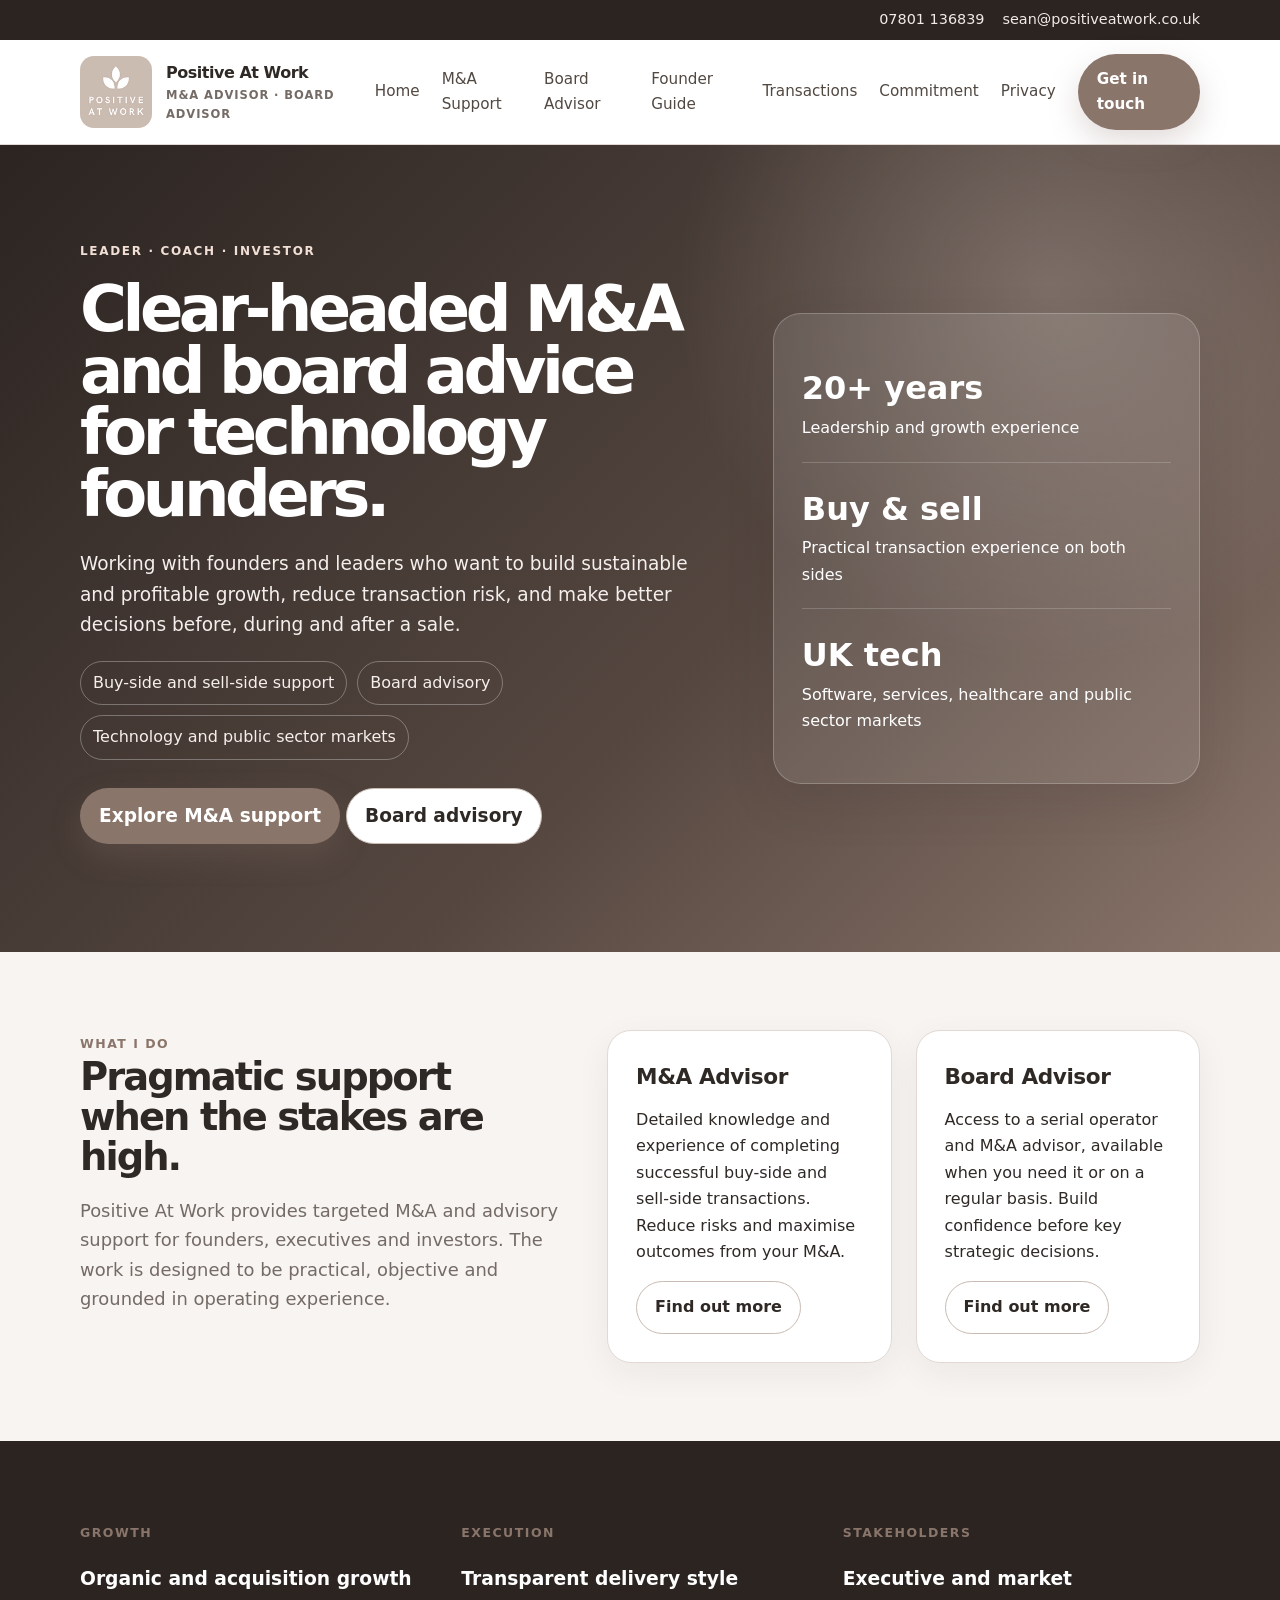
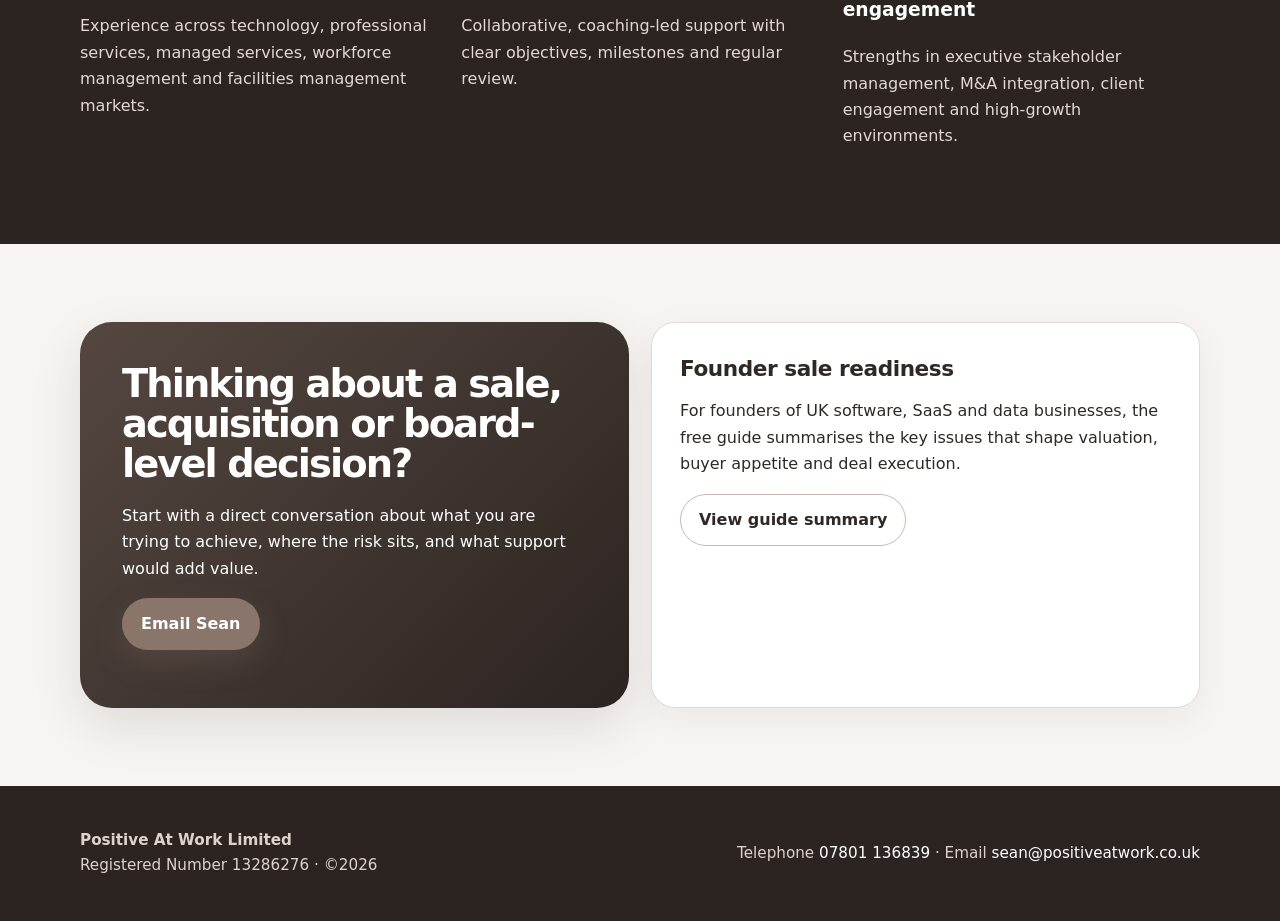
<file: index.html>
<!doctype html><html lang="en"><head><meta charset="utf-8"><meta name="viewport" content="width=device-width, initial-scale=1"><title>M&A Advisor | Positive At Work</title><meta name="description" content="Support for founders, buyers and sellers of UK technology businesses"><link rel="stylesheet" href="assets/styles.css"></head>
<!-- Google tag (gtag.js) -->
<script async src="https://www.googletagmanager.com/gtag/js?id=G-Q3WJ6NWTZ6"></script>
<script>
  window.dataLayer = window.dataLayer || [];
  function gtag(){dataLayer.push(arguments);}
  gtag('js', new Date());

  gtag('config', 'G-Q3WJ6NWTZ6');
</script>  
<body><div class="topbar"><div class="container"><span>07801 136839</span><span><a href="mailto:sean@positiveatwork.co.uk">sean@positiveatwork.co.uk</a></span></div></div><header class="site-header"><div class="container nav"><a class="brand" href="index.html"><span class="brand-mark">PAW</span><span>Positive At Work<small>M&A Advisor · Board Advisor</small></span></a><nav class="nav-links"><a href="index.html">Home</a><a href="ma-support.html">M&A Support</a><a href="board-advisor.html">Board Advisor</a><a href="founder-guide.html">Founder Guide</a><a href="transactions.html">Transactions</a><a href="commitment.html">Commitment</a><a href="privacy.html">Privacy</a><a class="btn btn-primary" href="mailto:sean@positiveatwork.co.uk?subject=Positive%20At%20Work%20enquiry">Get in touch</a></nav><a class="btn btn-secondary mobile-toggle" href="mailto:sean@positiveatwork.co.uk">Contact</a></div></header>
<section class="hero"><div class="container"><div><span class="eyebrow">Leader · Coach · Investor</span><h1>Clear-headed M&A and board advice for technology founders.</h1><p>Working with founders and leaders who want to build sustainable and profitable growth, reduce transaction risk, and make better decisions before, during and after a sale.</p><div class="pill-row"><span class="pill">Buy-side and sell-side support</span><span class="pill">Board advisory</span><span class="pill">Technology and public sector markets</span></div><p style="margin-top:28px"><a class="btn btn-primary" href="ma-support.html">Explore M&A support</a> <a class="btn btn-secondary" href="board-advisor.html">Board advisory</a></p></div><aside class="hero-card"><div class="metric"><strong>20+ years</strong>Leadership and growth experience</div><div class="metric"><strong>Buy & sell</strong>Practical transaction experience on both sides</div><div class="metric"><strong>UK tech</strong>Software, services, healthcare and public sector markets</div></aside></div></section>
<section class="section"><div class="container split"><div><span class="kicker">What I do</span><h2>Pragmatic support when the stakes are high.</h2><p class="lead">Positive At Work provides targeted M&A and advisory support for founders, executives and investors. The work is designed to be practical, objective and grounded in operating experience.</p></div><div class="grid grid-2"><article class="card"><h3>M&A Advisor</h3><p>Detailed knowledge and experience of completing successful buy-side and sell-side transactions. Reduce risks and maximise outcomes from your M&A.</p><a class="btn btn-secondary" href="ma-support.html">Find out more</a></article><article class="card"><h3>Board Advisor</h3><p>Access to a serial operator and M&A advisor, available when you need it or on a regular basis. Build confidence before key strategic decisions.</p><a class="btn btn-secondary" href="board-advisor.html">Find out more</a></article></div></div></section>
<section class="section band"><div class="container grid grid-3"><article><span class="kicker">Growth</span><h3>Organic and acquisition growth</h3><p>Experience across technology, professional services, managed services, workforce management and facilities management markets.</p></article><article><span class="kicker">Execution</span><h3>Transparent delivery style</h3><p>Collaborative, coaching-led support with clear objectives, milestones and regular review.</p></article><article><span class="kicker">Stakeholders</span><h3>Executive and market engagement</h3><p>Strengths in executive stakeholder management, M&A integration, client engagement and high-growth environments.</p></article></div></section>
<section class="section"><div class="container contact-panel"><div class="cta"><h2>Thinking about a sale, acquisition or board-level decision?</h2><p>Start with a direct conversation about what you are trying to achieve, where the risk sits, and what support would add value.</p><p><a class="btn btn-primary" href="mailto:sean@positiveatwork.co.uk?subject=Positive%20At%20Work%20introductory%20conversation">Email Sean</a></p></div><div class="card"><h3>Founder sale readiness</h3><p>For founders of UK software, SaaS and data businesses, the free guide summarises the key issues that shape valuation, buyer appetite and deal execution.</p><a class="btn btn-secondary" href="founder-guide.html">View guide summary</a></div></div></section>
<footer class="footer"><div class="container footer-grid"><div><strong>Positive At Work Limited</strong><br>Registered Number 13286276 · ©2026</div><div>Telephone <a href="tel:+447801136839">07801 136839</a> · Email <a href="mailto:sean@positiveatwork.co.uk">sean@positiveatwork.co.uk</a></div></div></footer><script src="assets/main.js"></script></body></html>
</file>
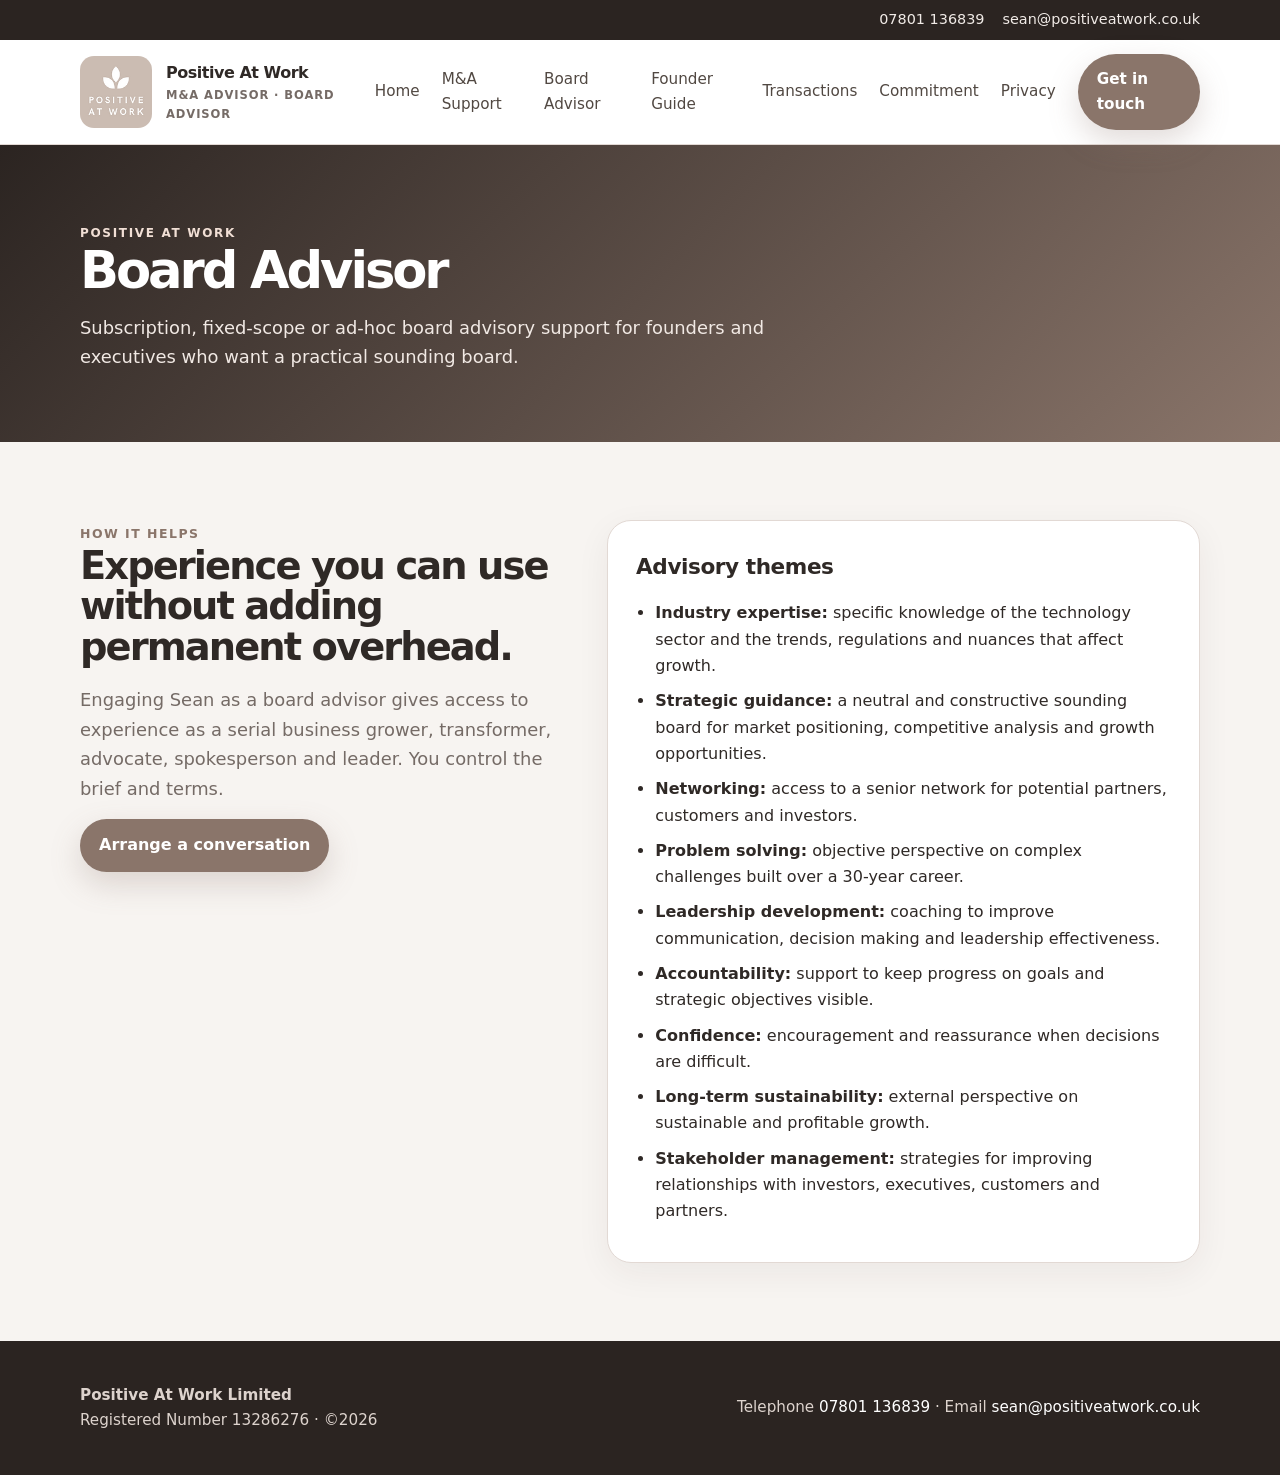
<file: board-advisor.html>
<!doctype html><html lang="en"><head><meta charset="utf-8"><meta name="viewport" content="width=device-width, initial-scale=1"><title>Board Advisor | Positive At Work</title><meta name="description" content="Positive At Work"><link rel="stylesheet" href="assets/styles.css"></head>
<!-- Google tag (gtag.js) -->
<script async src="https://www.googletagmanager.com/gtag/js?id=G-Q3WJ6NWTZ6"></script>
<script>
  window.dataLayer = window.dataLayer || [];
  function gtag(){dataLayer.push(arguments);}
  gtag('js', new Date());

  gtag('config', 'G-Q3WJ6NWTZ6');
</script>
<body><div class="topbar"><div class="container"><span>07801 136839</span><span><a href="mailto:sean@positiveatwork.co.uk">sean@positiveatwork.co.uk</a></span></div></div><header class="site-header"><div class="container nav"><a class="brand" href="index.html"><span class="brand-mark">PAW</span><span>Positive At Work<small>M&A Advisor · Board Advisor</small></span></a><nav class="nav-links"><a href="index.html">Home</a><a href="ma-support.html">M&A Support</a><a href="board-advisor.html">Board Advisor</a><a href="founder-guide.html">Founder Guide</a><a href="transactions.html">Transactions</a><a href="commitment.html">Commitment</a><a href="privacy.html">Privacy</a><a class="btn btn-primary" href="mailto:sean@positiveatwork.co.uk?subject=Positive%20At%20Work%20enquiry">Get in touch</a></nav><a class="btn btn-secondary mobile-toggle" href="mailto:sean@positiveatwork.co.uk">Contact</a></div></header><section class="page-hero"><div class="container"><span class="eyebrow">Positive At Work</span><h1>Board Advisor</h1><p>Subscription, fixed-scope or ad-hoc board advisory support for founders and executives who want a practical sounding board.</p></div></section>
<section class="section"><div class="container split"><div><span class="kicker">How it helps</span><h2>Experience you can use without adding permanent overhead.</h2><p class="lead">Engaging Sean as a board advisor gives access to experience as a serial business grower, transformer, advocate, spokesperson and leader. You control the brief and terms.</p><p><a class="btn btn-primary" href="mailto:sean@positiveatwork.co.uk?subject=Board%20advisor%20conversation">Arrange a conversation</a></p></div><div class="grid"><article class="card"><h3>Advisory themes</h3><ul><li><strong>Industry expertise:</strong> specific knowledge of the technology sector and the trends, regulations and nuances that affect growth.</li><li><strong>Strategic guidance:</strong> a neutral and constructive sounding board for market positioning, competitive analysis and growth opportunities.</li><li><strong>Networking:</strong> access to a senior network for potential partners, customers and investors.</li><li><strong>Problem solving:</strong> objective perspective on complex challenges built over a 30-year career.</li><li><strong>Leadership development:</strong> coaching to improve communication, decision making and leadership effectiveness.</li><li><strong>Accountability:</strong> support to keep progress on goals and strategic objectives visible.</li><li><strong>Confidence:</strong> encouragement and reassurance when decisions are difficult.</li><li><strong>Long-term sustainability:</strong> external perspective on sustainable and profitable growth.</li><li><strong>Stakeholder management:</strong> strategies for improving relationships with investors, executives, customers and partners.</li></ul></article></div></div></section>
<footer class="footer"><div class="container footer-grid"><div><strong>Positive At Work Limited</strong><br>Registered Number 13286276 · ©2026</div><div>Telephone <a href="tel:+447801136839">07801 136839</a> · Email <a href="mailto:sean@positiveatwork.co.uk">sean@positiveatwork.co.uk</a></div></div></footer><script src="assets/main.js"></script></body></html>
</file>
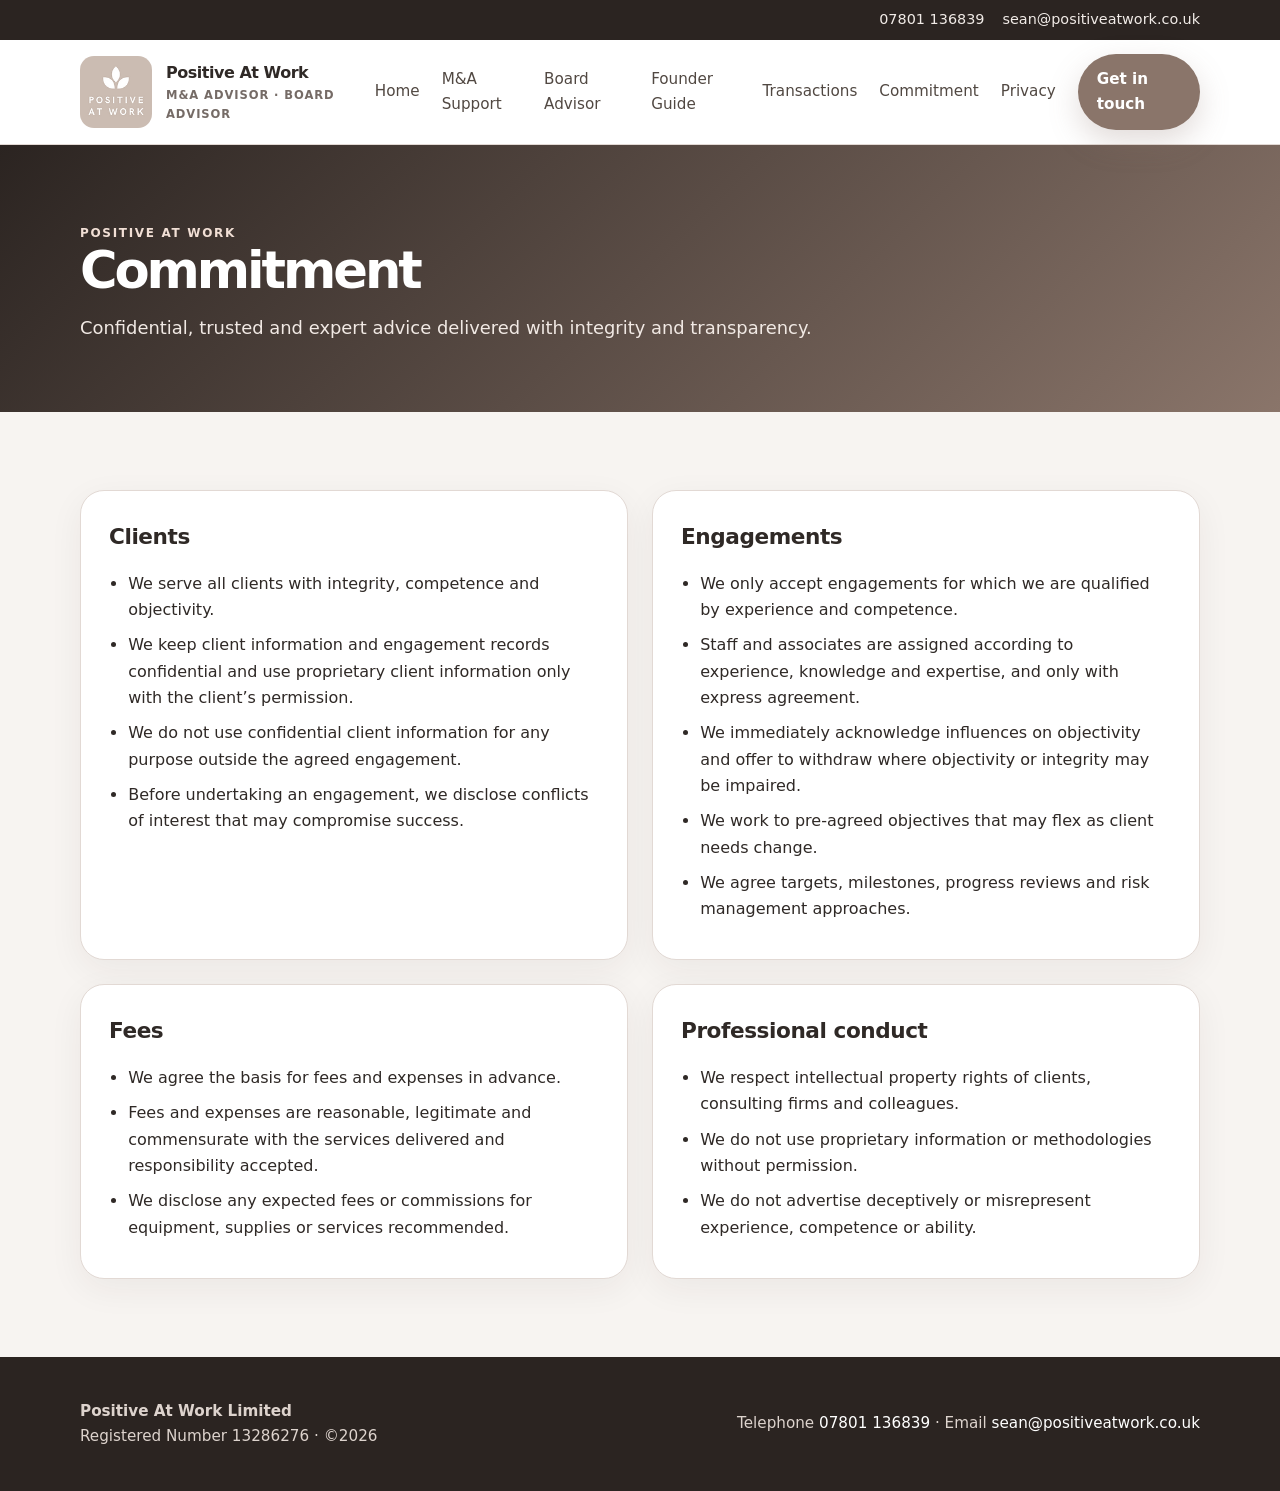
<file: commitment.html>
<!doctype html><html lang="en"><head><meta charset="utf-8"><meta name="viewport" content="width=device-width, initial-scale=1"><title>Commitment | Positive At Work</title><meta name="description" content="Positive At Work"><link rel="stylesheet" href="assets/styles.css"></head>
<!-- Google tag (gtag.js) -->
<script async src="https://www.googletagmanager.com/gtag/js?id=G-Q3WJ6NWTZ6"></script>
<script>
  window.dataLayer = window.dataLayer || [];
  function gtag(){dataLayer.push(arguments);}
  gtag('js', new Date());

  gtag('config', 'G-Q3WJ6NWTZ6');
</script>  
<body><div class="topbar"><div class="container"><span>07801 136839</span><span><a href="mailto:sean@positiveatwork.co.uk">sean@positiveatwork.co.uk</a></span></div></div><header class="site-header"><div class="container nav"><a class="brand" href="index.html"><span class="brand-mark">PAW</span><span>Positive At Work<small>M&A Advisor · Board Advisor</small></span></a><nav class="nav-links"><a href="index.html">Home</a><a href="ma-support.html">M&A Support</a><a href="board-advisor.html">Board Advisor</a><a href="founder-guide.html">Founder Guide</a><a href="transactions.html">Transactions</a><a href="commitment.html">Commitment</a><a href="privacy.html">Privacy</a><a class="btn btn-primary" href="mailto:sean@positiveatwork.co.uk?subject=Positive%20At%20Work%20enquiry">Get in touch</a></nav><a class="btn btn-secondary mobile-toggle" href="mailto:sean@positiveatwork.co.uk">Contact</a></div></header><section class="page-hero"><div class="container"><span class="eyebrow">Positive At Work</span><h1>Commitment</h1><p>Confidential, trusted and expert advice delivered with integrity and transparency.</p></div></section>
<section class="section"><div class="container grid grid-2"><article class="card"><h3>Clients</h3><ul><li>We serve all clients with integrity, competence and objectivity.</li><li>We keep client information and engagement records confidential and use proprietary client information only with the client’s permission.</li><li>We do not use confidential client information for any purpose outside the agreed engagement.</li><li>Before undertaking an engagement, we disclose conflicts of interest that may compromise success.</li></ul></article><article class="card"><h3>Engagements</h3><ul><li>We only accept engagements for which we are qualified by experience and competence.</li><li>Staff and associates are assigned according to experience, knowledge and expertise, and only with express agreement.</li><li>We immediately acknowledge influences on objectivity and offer to withdraw where objectivity or integrity may be impaired.</li><li>We work to pre-agreed objectives that may flex as client needs change.</li><li>We agree targets, milestones, progress reviews and risk management approaches.</li></ul></article><article class="card"><h3>Fees</h3><ul><li>We agree the basis for fees and expenses in advance.</li><li>Fees and expenses are reasonable, legitimate and commensurate with the services delivered and responsibility accepted.</li><li>We disclose any expected fees or commissions for equipment, supplies or services recommended.</li></ul></article><article class="card"><h3>Professional conduct</h3><ul><li>We respect intellectual property rights of clients, consulting firms and colleagues.</li><li>We do not use proprietary information or methodologies without permission.</li><li>We do not advertise deceptively or misrepresent experience, competence or ability.</li></ul></article></div></section>
<footer class="footer"><div class="container footer-grid"><div><strong>Positive At Work Limited</strong><br>Registered Number 13286276 · ©2026</div><div>Telephone <a href="tel:+447801136839">07801 136839</a> · Email <a href="mailto:sean@positiveatwork.co.uk">sean@positiveatwork.co.uk</a></div></div></footer><script src="assets/main.js"></script></body></html>
</file>
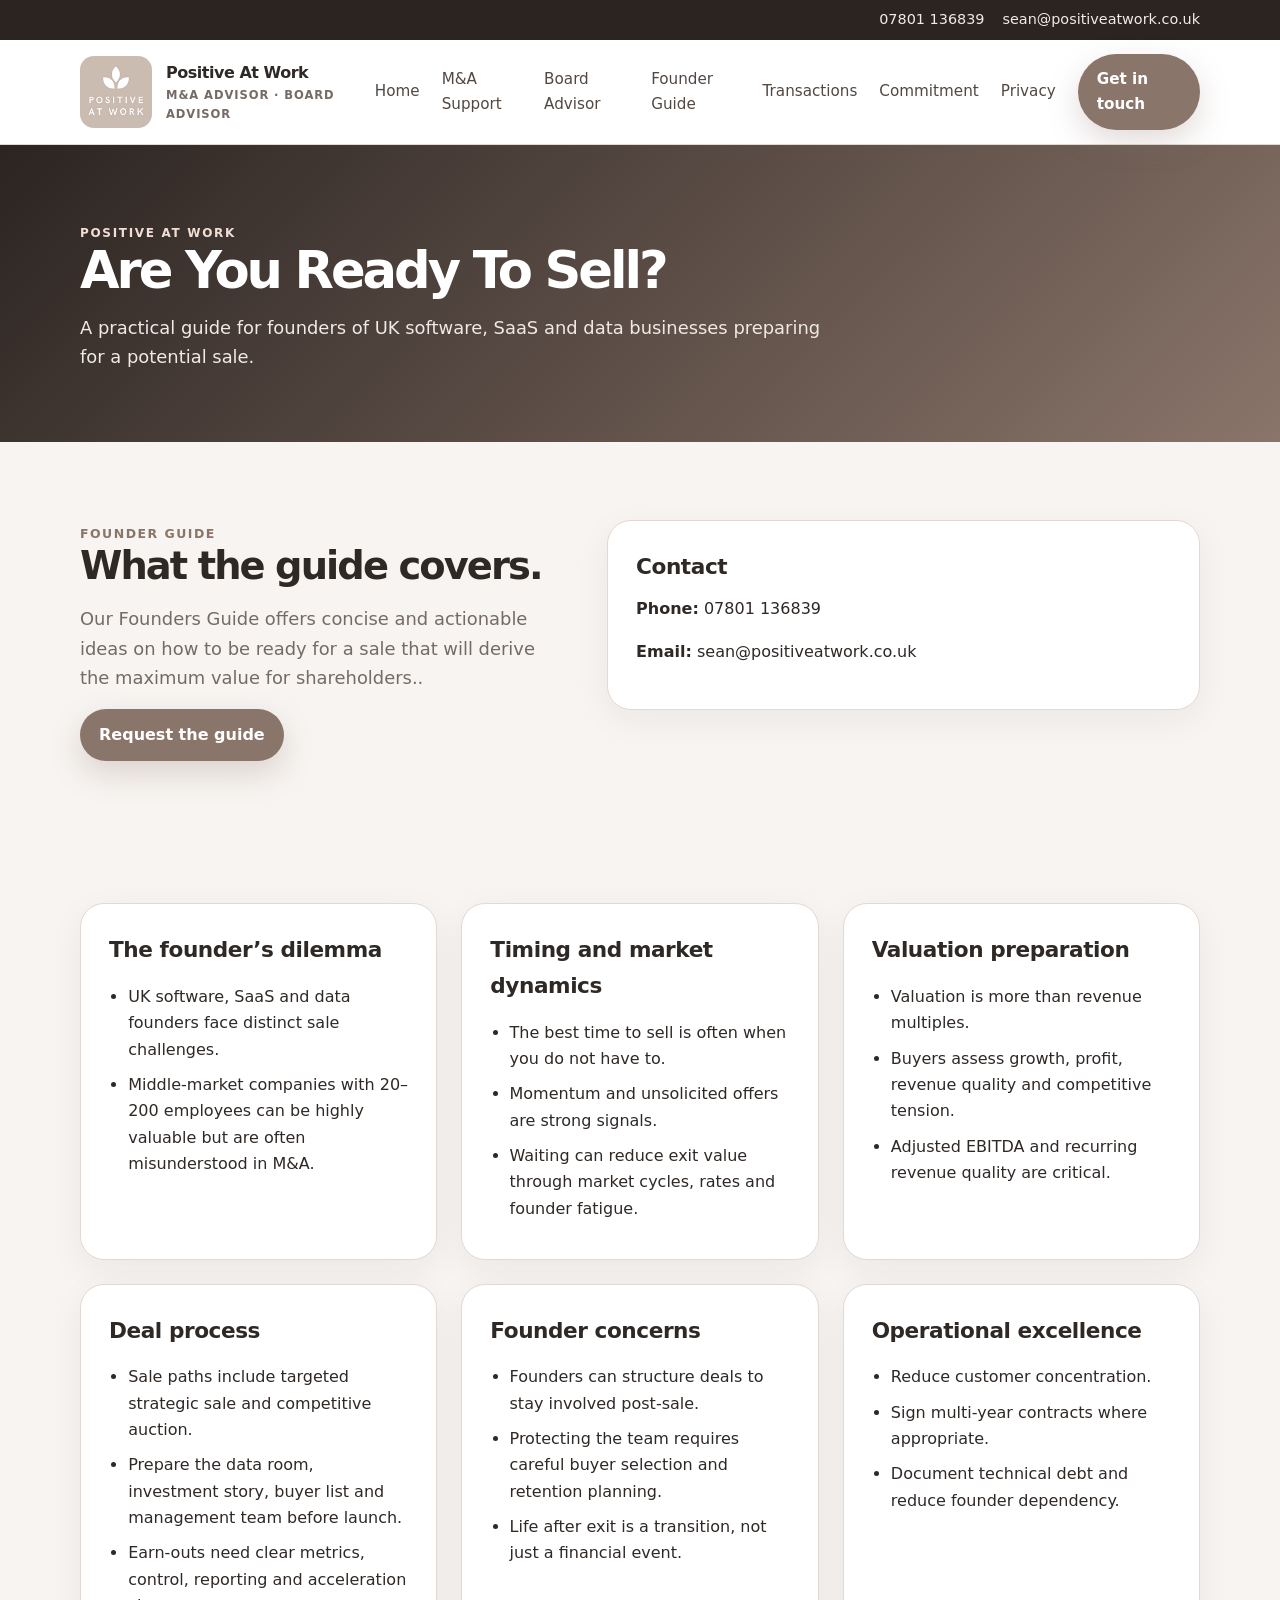
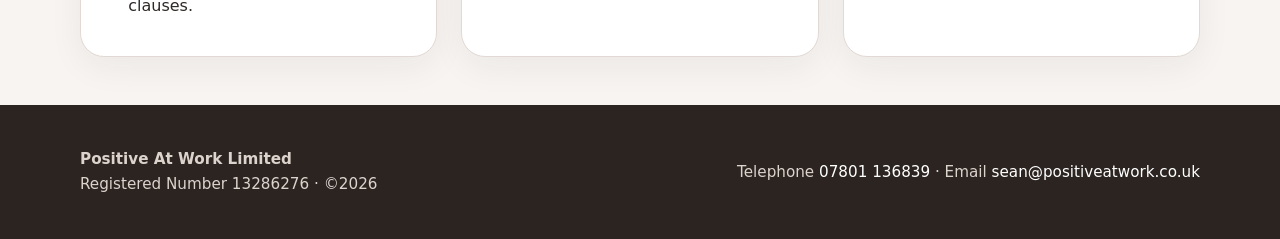
<file: founder-guide.html>
<!doctype html><html lang="en"><head><meta charset="utf-8"><meta name="viewport" content="width=device-width, initial-scale=1"><title>Free Guide To Getting Ready To Sell | Positive At Work</title><meta name="description" content="Positive At Work"><link rel="stylesheet" href="assets/styles.css"></head>
<!-- Google tag (gtag.js) -->
<script async src="https://www.googletagmanager.com/gtag/js?id=G-Q3WJ6NWTZ6"></script>
<script>
  window.dataLayer = window.dataLayer || [];
  function gtag(){dataLayer.push(arguments);}
  gtag('js', new Date());

  gtag('config', 'G-Q3WJ6NWTZ6');
</script>  
<body><div class="topbar"><div class="container"><span>07801 136839</span><span><a href="mailto:sean@positiveatwork.co.uk">sean@positiveatwork.co.uk</a></span></div></div><header class="site-header"><div class="container nav"><a class="brand" href="index.html"><span class="brand-mark">PAW</span><span>Positive At Work<small>M&A Advisor · Board Advisor</small></span></a><nav class="nav-links"><a href="index.html">Home</a><a href="ma-support.html">M&A Support</a><a href="board-advisor.html">Board Advisor</a><a href="founder-guide.html">Founder Guide</a><a href="transactions.html">Transactions</a><a href="commitment.html">Commitment</a><a href="privacy.html">Privacy</a><a class="btn btn-primary" href="mailto:sean@positiveatwork.co.uk?subject=Positive%20At%20Work%20enquiry">Get in touch</a></nav><a class="btn btn-secondary mobile-toggle" href="mailto:sean@positiveatwork.co.uk">Contact</a></div></header><section class="page-hero"><div class="container"><span class="eyebrow">Positive At Work</span><h1>Are You Ready To Sell?</h1><p>A practical guide for founders of UK software, SaaS and data businesses preparing for a potential sale.</p></div></section>
<section class="section"><div class="container split"><div><span class="kicker">Founder Guide</span><h2>What the guide covers.</h2><p class="lead">Our Founders Guide offers concise and actionable ideas on how to be ready for a sale that will derive the maximum value for shareholders..</p><p><a class="btn btn-primary" href="mailto:sean@positiveatwork.co.uk?subject=Please%20send%20the%20founder%20sale%20readiness%20guide&body=Hi%20Sean,%0A%0APlease%20send%20me%20the%20free%20guide%20to%20getting%20ready%20to%20sell.%0A%0AMy%20business:%20">Request the guide</a></p></div><div class="card"><h3>Contact</h3><p><strong>Phone:</strong> <a href="tel:+447801136839">07801 136839</a></p><p><strong>Email:</strong> <a href="mailto:sean@positiveatwork.co.uk">sean@positiveatwork.co.uk</a></p></div></div></section>
<section class="section section-tight"><div class="container grid grid-3"><article class="card"><h3>The founder’s dilemma</h3><ul><li>UK software, SaaS and data founders face distinct sale challenges.</li><li>Middle-market companies with 20–200 employees can be highly valuable but are often misunderstood in M&A.</li></ul></article><article class="card"><h3>Timing and market dynamics</h3><ul><li>The best time to sell is often when you do not have to.</li><li>Momentum and unsolicited offers are strong signals.</li><li>Waiting can reduce exit value through market cycles, rates and founder fatigue.</li></ul></article><article class="card"><h3>Valuation preparation</h3><ul><li>Valuation is more than revenue multiples.</li><li>Buyers assess growth, profit, revenue quality and competitive tension.</li><li>Adjusted EBITDA and recurring revenue quality are critical.</li></ul></article><article class="card"><h3>Deal process</h3><ul><li>Sale paths include targeted strategic sale and competitive auction.</li><li>Prepare the data room, investment story, buyer list and management team before launch.</li><li>Earn-outs need clear metrics, control, reporting and acceleration clauses.</li></ul></article><article class="card"><h3>Founder concerns</h3><ul><li>Founders can structure deals to stay involved post-sale.</li><li>Protecting the team requires careful buyer selection and retention planning.</li><li>Life after exit is a transition, not just a financial event.</li></ul></article><article class="card"><h3>Operational excellence</h3><ul><li>Reduce customer concentration.</li><li>Sign multi-year contracts where appropriate.</li><li>Document technical debt and reduce founder dependency.</li></ul></article></div></section>
<footer class="footer"><div class="container footer-grid"><div><strong>Positive At Work Limited</strong><br>Registered Number 13286276 · ©2026</div><div>Telephone <a href="tel:+447801136839">07801 136839</a> · Email <a href="mailto:sean@positiveatwork.co.uk">sean@positiveatwork.co.uk</a></div></div></footer><script src="assets/main.js"></script></body></html>
</file>
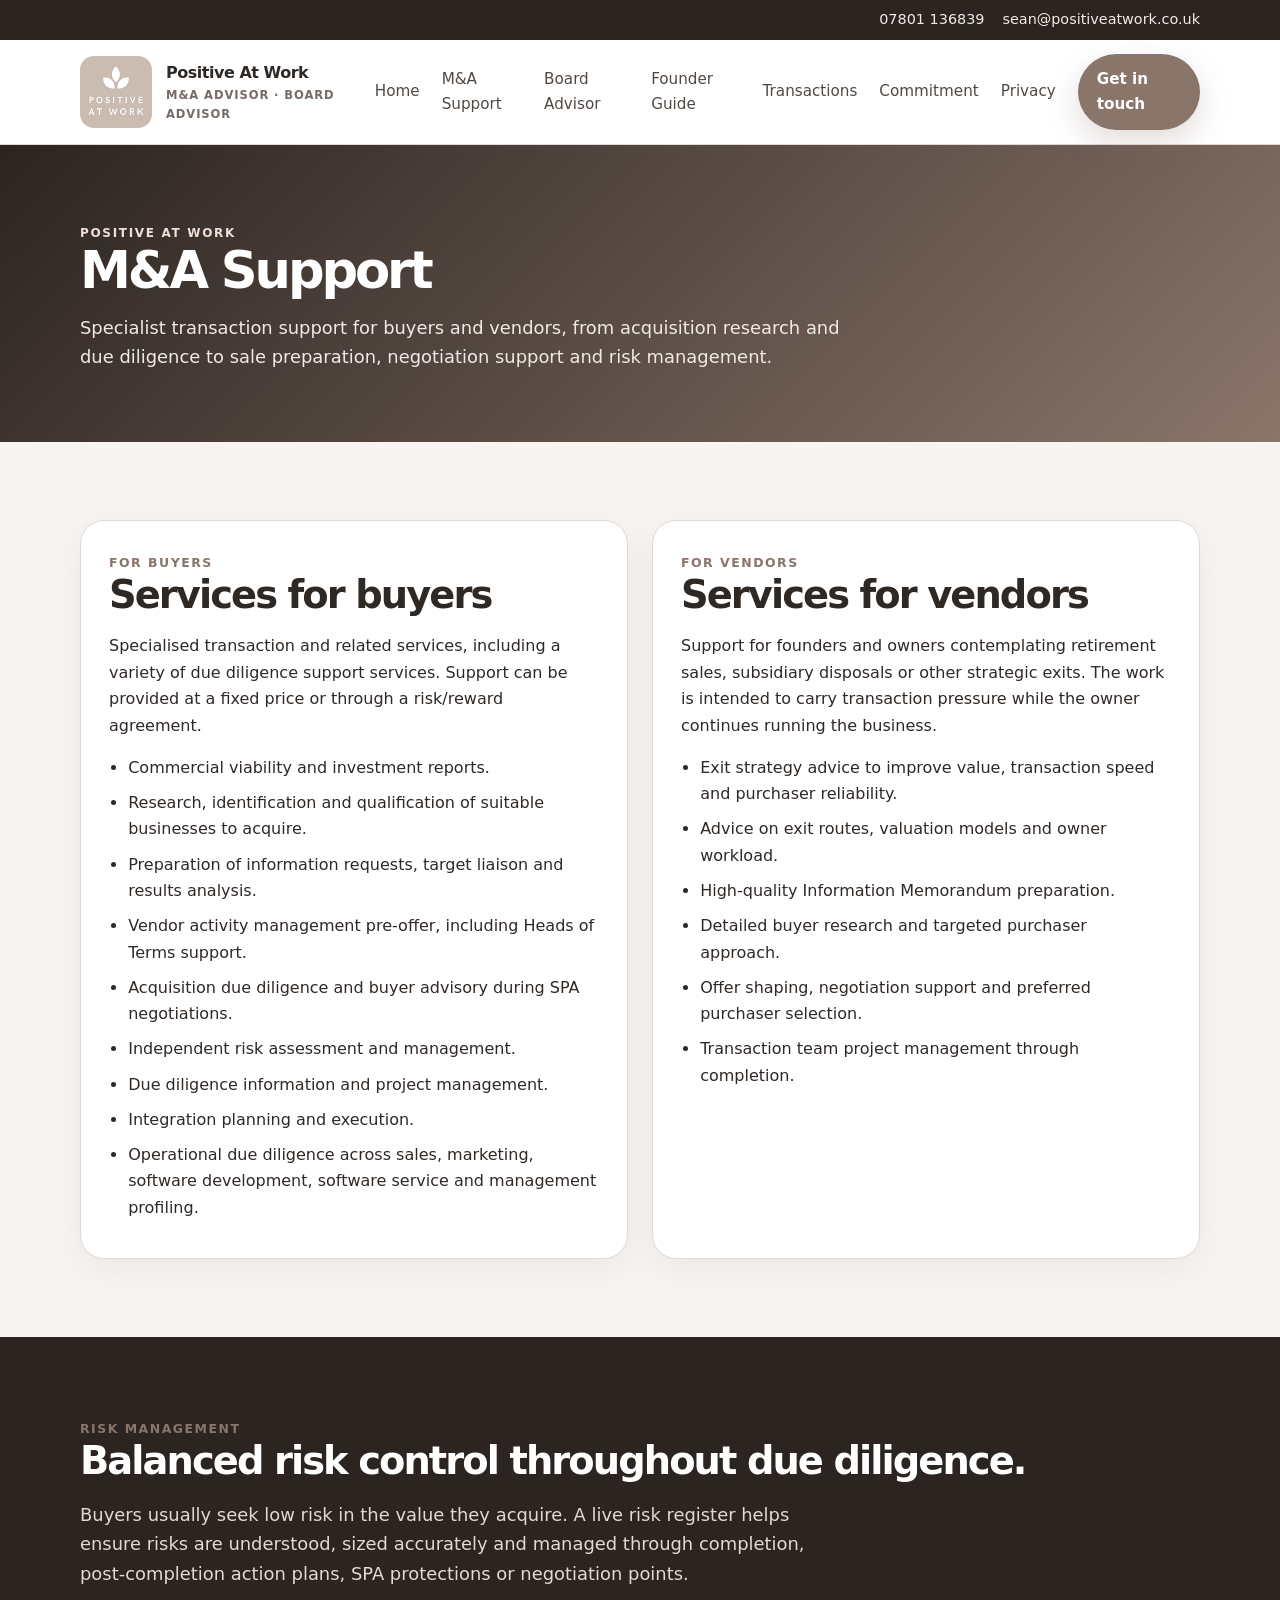
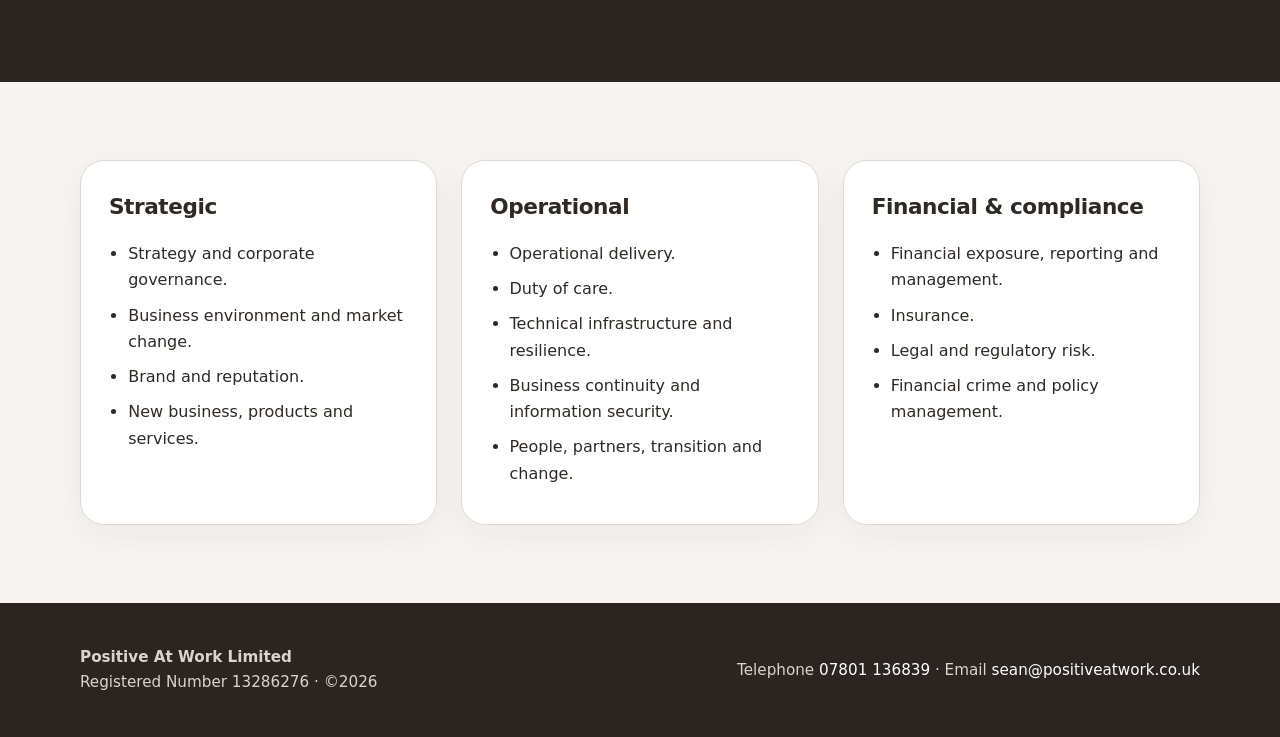
<file: ma-support.html>
<!doctype html><html lang="en"><head><meta charset="utf-8"><meta name="viewport" content="width=device-width, initial-scale=1"><title>M&A Support | Positive At Work</title><meta name="description" content="Positive At Work"><link rel="stylesheet" href="assets/styles.css"></head>
<!-- Google tag (gtag.js) -->
<script async src="https://www.googletagmanager.com/gtag/js?id=G-Q3WJ6NWTZ6"></script>
<script>
  window.dataLayer = window.dataLayer || [];
  function gtag(){dataLayer.push(arguments);}
  gtag('js', new Date());

  gtag('config', 'G-Q3WJ6NWTZ6');
</script>  
<body><div class="topbar"><div class="container"><span>07801 136839</span><span><a href="mailto:sean@positiveatwork.co.uk">sean@positiveatwork.co.uk</a></span></div></div><header class="site-header"><div class="container nav"><a class="brand" href="index.html"><span class="brand-mark">PAW</span><span>Positive At Work<small>M&A Advisor · Board Advisor</small></span></a><nav class="nav-links"><a href="index.html">Home</a><a href="ma-support.html">M&A Support</a><a href="board-advisor.html">Board Advisor</a><a href="founder-guide.html">Founder Guide</a><a href="transactions.html">Transactions</a><a href="commitment.html">Commitment</a><a href="privacy.html">Privacy</a><a class="btn btn-primary" href="mailto:sean@positiveatwork.co.uk?subject=Positive%20At%20Work%20enquiry">Get in touch</a></nav><a class="btn btn-secondary mobile-toggle" href="mailto:sean@positiveatwork.co.uk">Contact</a></div></header><section class="page-hero"><div class="container"><span class="eyebrow">Positive At Work</span><h1>M&A Support</h1><p>Specialist transaction support for buyers and vendors, from acquisition research and due diligence to sale preparation, negotiation support and risk management.</p></div></section>
<section class="section"><div class="container grid grid-2"><article class="card"><span class="kicker">For Buyers</span><h2>Services for buyers</h2><p>Specialised transaction and related services, including a variety of due diligence support services. Support can be provided at a fixed price or through a risk/reward agreement.</p><ul><li>Commercial viability and investment reports.</li><li>Research, identification and qualification of suitable businesses to acquire.</li><li>Preparation of information requests, target liaison and results analysis.</li><li>Vendor activity management pre-offer, including Heads of Terms support.</li><li>Acquisition due diligence and buyer advisory during SPA negotiations.</li><li>Independent risk assessment and management.</li><li>Due diligence information and project management.</li><li>Integration planning and execution.</li><li>Operational due diligence across sales, marketing, software development, software service and management profiling.</li></ul></article><article class="card"><span class="kicker">For Vendors</span><h2>Services for vendors</h2><p>Support for founders and owners contemplating retirement sales, subsidiary disposals or other strategic exits. The work is intended to carry transaction pressure while the owner continues running the business.</p><ul><li>Exit strategy advice to improve value, transaction speed and purchaser reliability.</li><li>Advice on exit routes, valuation models and owner workload.</li><li>High-quality Information Memorandum preparation.</li><li>Detailed buyer research and targeted purchaser approach.</li><li>Offer shaping, negotiation support and preferred purchaser selection.</li><li>Transaction team project management through completion.</li></ul></article></div></section>
<section class="section band"><div class="container"><span class="kicker">Risk Management</span><h2>Balanced risk control throughout due diligence.</h2><p class="lead">Buyers usually seek low risk in the value they acquire. A live risk register helps ensure risks are understood, sized accurately and managed through completion, post-completion action plans, SPA protections or negotiation points.</p></div></section>
<section class="section"><div class="container grid grid-3"><article class="card"><h3>Strategic</h3><ul><li>Strategy and corporate governance.</li><li>Business environment and market change.</li><li>Brand and reputation.</li><li>New business, products and services.</li></ul></article><article class="card"><h3>Operational</h3><ul><li>Operational delivery.</li><li>Duty of care.</li><li>Technical infrastructure and resilience.</li><li>Business continuity and information security.</li><li>People, partners, transition and change.</li></ul></article><article class="card"><h3>Financial & compliance</h3><ul><li>Financial exposure, reporting and management.</li><li>Insurance.</li><li>Legal and regulatory risk.</li><li>Financial crime and policy management.</li></ul></article></div></section>
<footer class="footer"><div class="container footer-grid"><div><strong>Positive At Work Limited</strong><br>Registered Number 13286276 · ©2026</div><div>Telephone <a href="tel:+447801136839">07801 136839</a> · Email <a href="mailto:sean@positiveatwork.co.uk">sean@positiveatwork.co.uk</a></div></div></footer><script src="assets/main.js"></script></body></html>
</file>
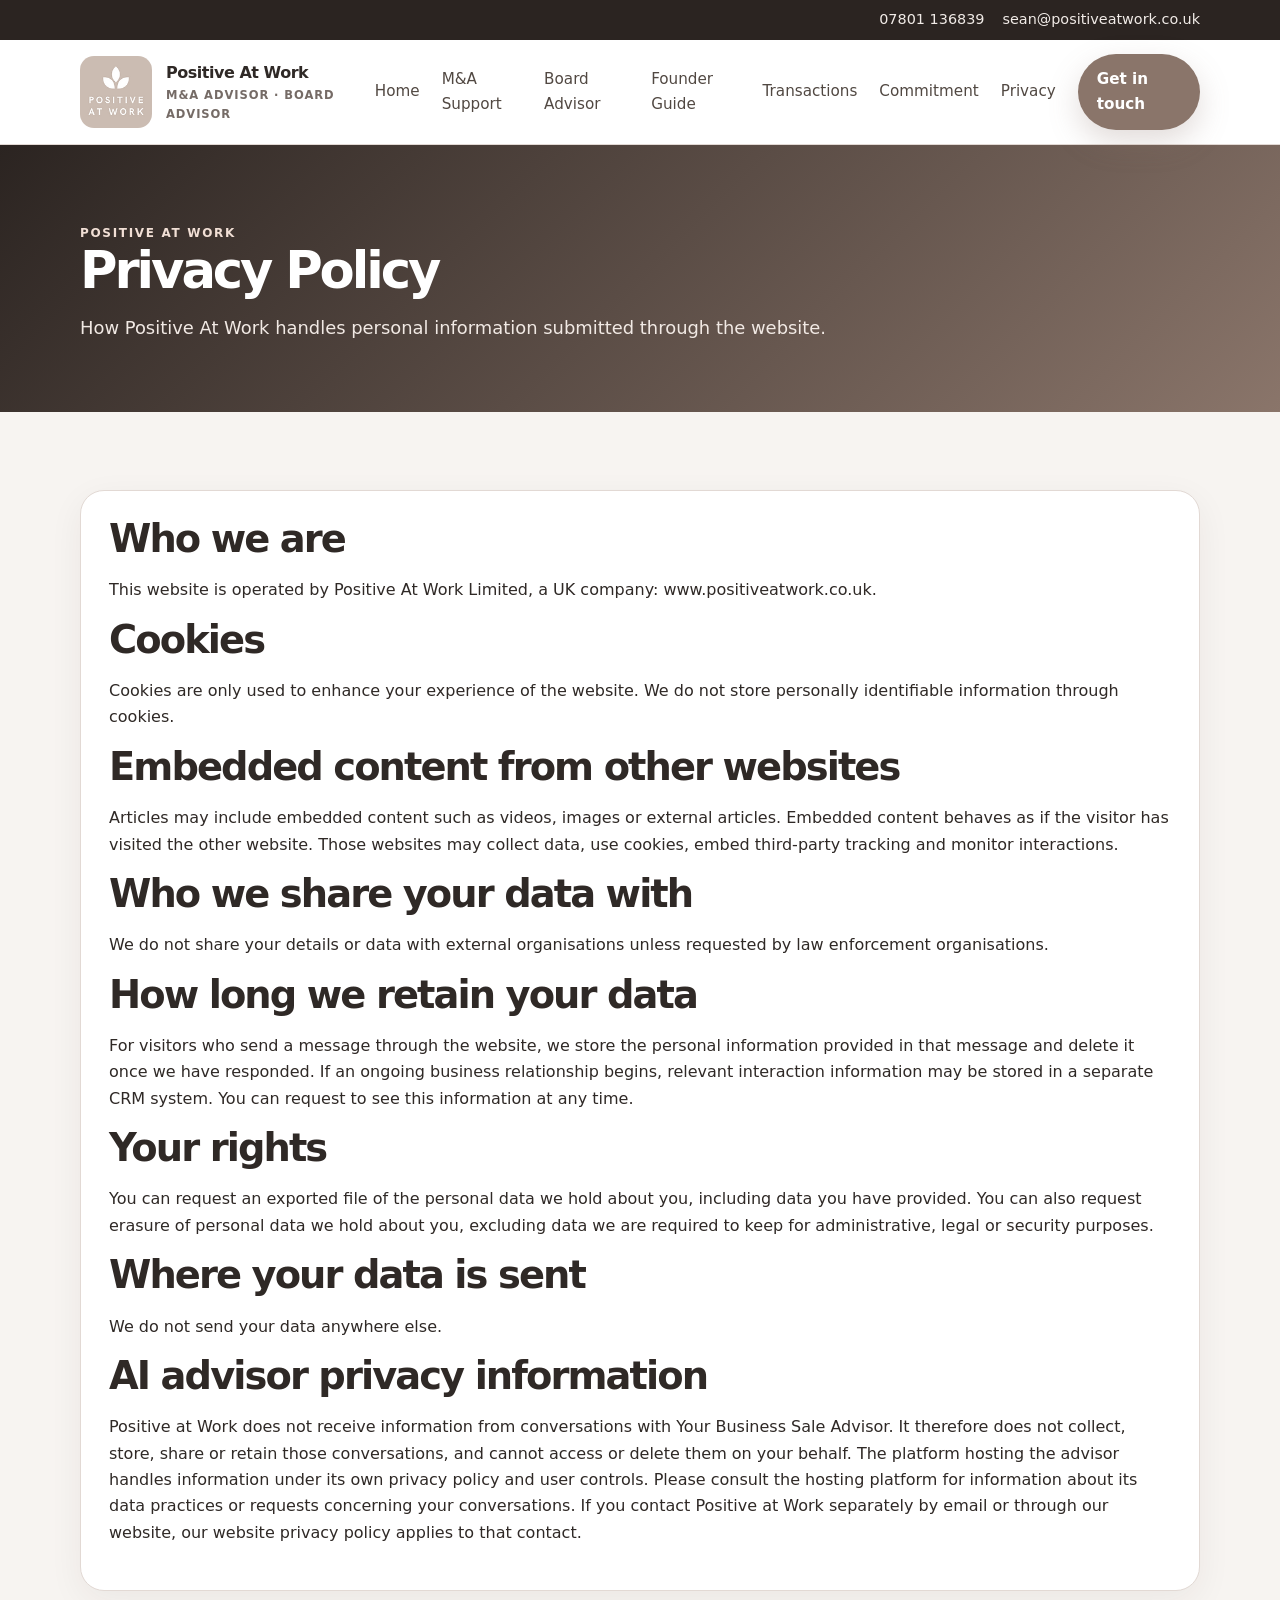
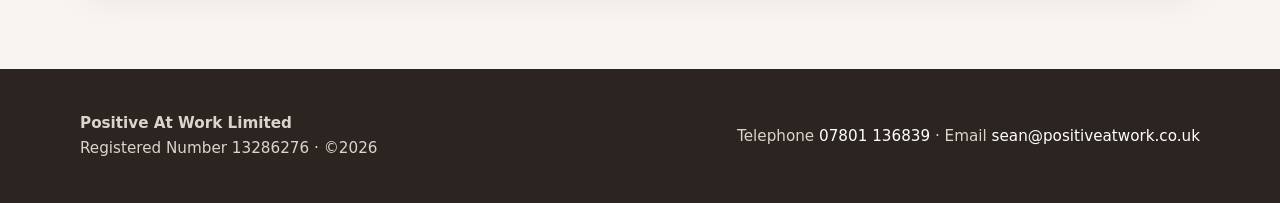
<file: privacy.html>
<!doctype html><html lang="en"><head><meta charset="utf-8"><meta name="viewport" content="width=device-width, initial-scale=1"><title>Privacy Policy | Positive At Work</title><meta name="description" content="Positive At Work"><link rel="stylesheet" href="assets/styles.css"></head>
<!-- Google tag (gtag.js) -->
<script async src="https://www.googletagmanager.com/gtag/js?id=G-Q3WJ6NWTZ6"></script>
<script>
  window.dataLayer = window.dataLayer || [];
  function gtag(){dataLayer.push(arguments);}
  gtag('js', new Date());

  gtag('config', 'G-Q3WJ6NWTZ6');
</script>  
<body><div class="topbar"><div class="container"><span>07801 136839</span><span><a href="mailto:sean@positiveatwork.co.uk">sean@positiveatwork.co.uk</a></span></div></div><header class="site-header"><div class="container nav"><a class="brand" href="index.html"><span class="brand-mark">PAW</span><span>Positive At Work<small>M&A Advisor · Board Advisor</small></span></a><nav class="nav-links"><a href="index.html">Home</a><a href="ma-support.html">M&A Support</a><a href="board-advisor.html">Board Advisor</a><a href="founder-guide.html">Founder Guide</a><a href="transactions.html">Transactions</a><a href="commitment.html">Commitment</a><a href="privacy.html">Privacy</a><a class="btn btn-primary" href="mailto:sean@positiveatwork.co.uk?subject=Positive%20At%20Work%20enquiry">Get in touch</a></nav><a class="btn btn-secondary mobile-toggle" href="mailto:sean@positiveatwork.co.uk">Contact</a></div></header><section class="page-hero"><div class="container"><span class="eyebrow">Positive At Work</span><h1>Privacy Policy</h1><p>How Positive At Work handles personal information submitted through the website.</p></div></section>
<section class="section"><div class="container card"><h2>Who we are</h2><p>This website is operated by Positive At Work Limited, a UK company: www.positiveatwork.co.uk.</p><h2>Cookies</h2><p>Cookies are only used to enhance your experience of the website. We do not store personally identifiable information through cookies.</p><h2>Embedded content from other websites</h2><p>Articles may include embedded content such as videos, images or external articles. Embedded content behaves as if the visitor has visited the other website. Those websites may collect data, use cookies, embed third-party tracking and monitor interactions.</p><h2>Who we share your data with</h2><p>We do not share your details or data with external organisations unless requested by law enforcement organisations.</p><h2>How long we retain your data</h2><p>For visitors who send a message through the website, we store the personal information provided in that message and delete it once we have responded. If an ongoing business relationship begins, relevant interaction information may be stored in a separate CRM system. You can request to see this information at any time.</p><h2>Your rights</h2><p>You can request an exported file of the personal data we hold about you, including data you have provided. You can also request erasure of personal data we hold about you, excluding data we are required to keep for administrative, legal or security purposes.</p><h2>Where your data is sent</h2><p>We do not send your data anywhere else.</p><p><h2>AI advisor privacy information</h2>
Positive at Work does not receive information from conversations with Your Business Sale Advisor. It therefore does not collect, store, share or retain those conversations, and cannot access or delete them on your behalf.
The platform hosting the advisor handles information under its own privacy policy and user controls. Please consult the hosting platform for information about its data practices or requests concerning your conversations.

If you contact Positive at Work separately by email or through our website, our website privacy policy applies to that contact.</p></div></section>
<footer class="footer"><div class="container footer-grid"><div><strong>Positive At Work Limited</strong><br>Registered Number 13286276 · ©2026</div><div>Telephone <a href="tel:+447801136839">07801 136839</a> · Email <a href="mailto:sean@positiveatwork.co.uk">sean@positiveatwork.co.uk</a></div></div></footer><script src="assets/main.js"></script></body></html>
</file>
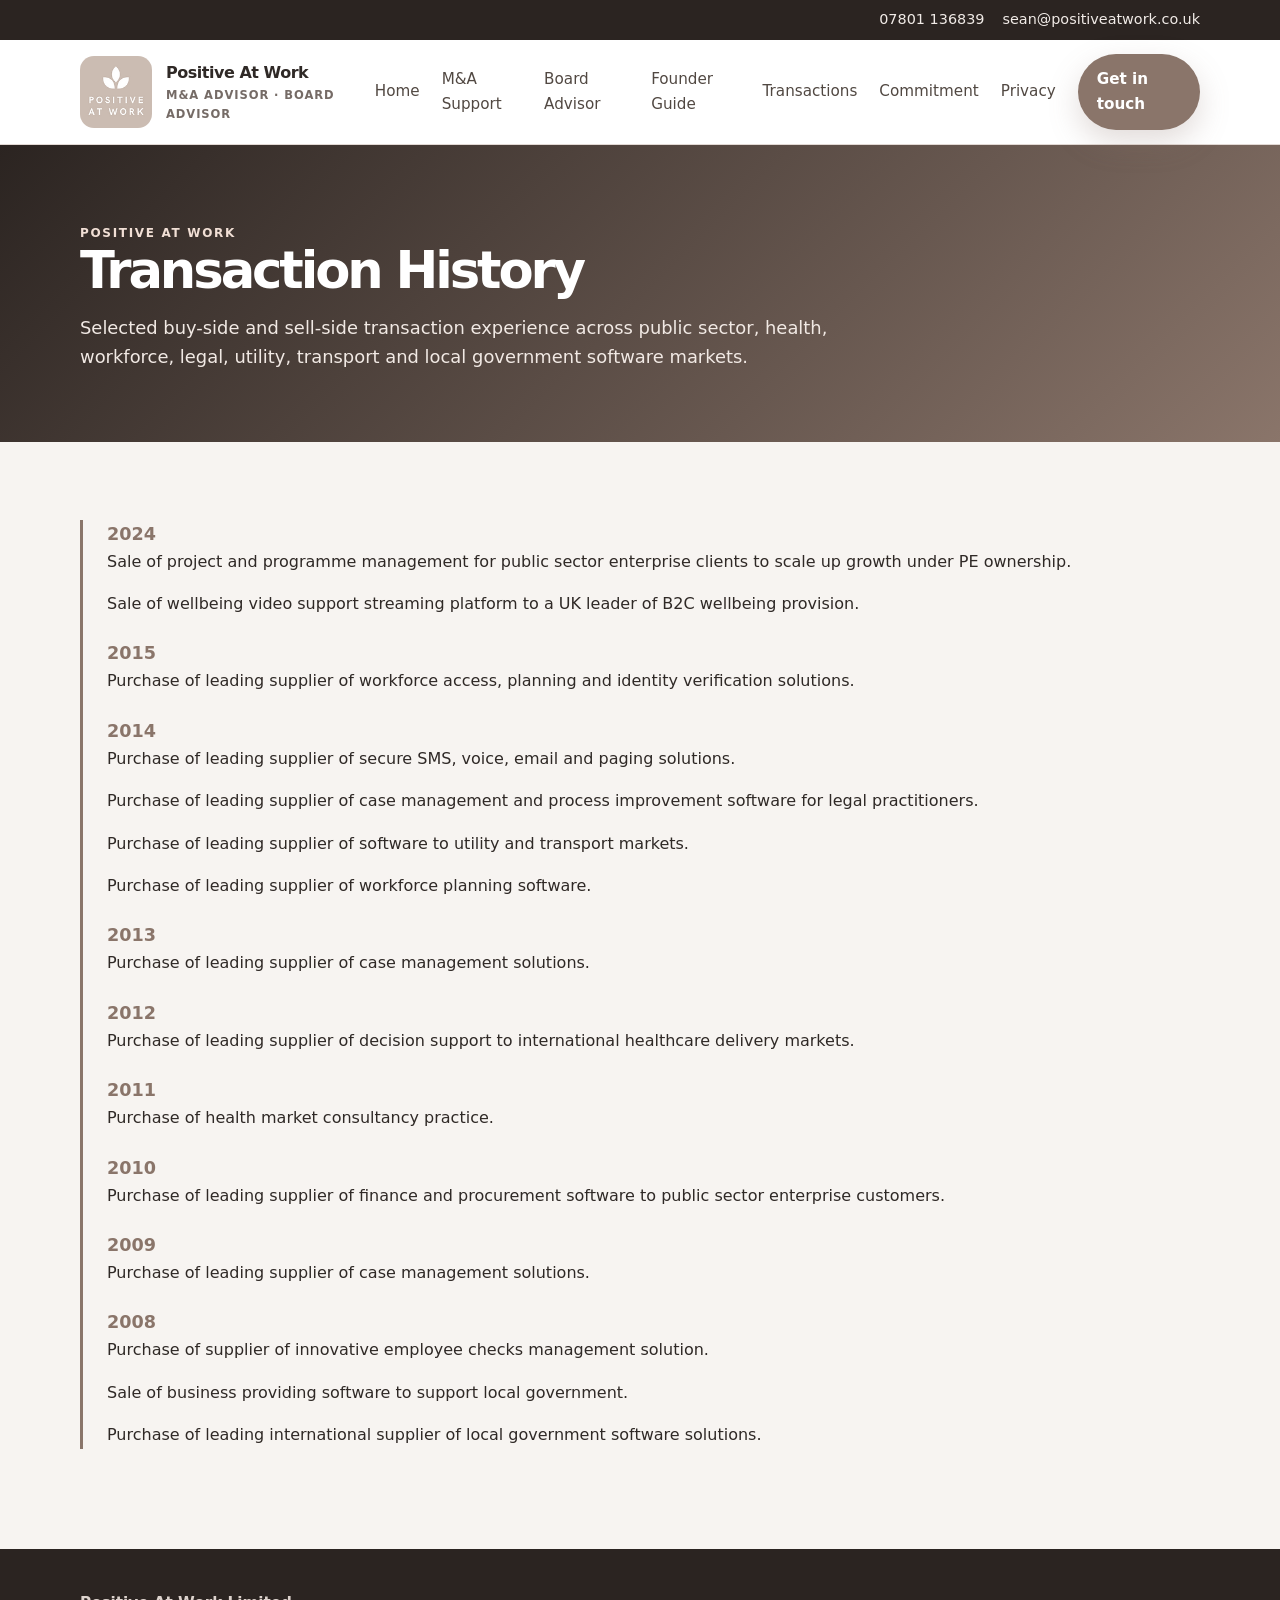
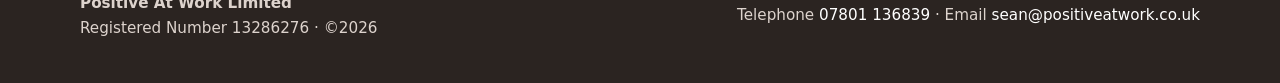
<file: transactions.html>
<!doctype html><html lang="en"><head><meta charset="utf-8"><meta name="viewport" content="width=device-width, initial-scale=1"><title>Transactions | Positive At Work</title><meta name="description" content="Positive At Work"><link rel="stylesheet" href="assets/styles.css"></head>
<!-- Google tag (gtag.js) -->
<script async src="https://www.googletagmanager.com/gtag/js?id=G-Q3WJ6NWTZ6"></script>
<script>
  window.dataLayer = window.dataLayer || [];
  function gtag(){dataLayer.push(arguments);}
  gtag('js', new Date());

  gtag('config', 'G-Q3WJ6NWTZ6');
</script>  
<body><div class="topbar"><div class="container"><span>07801 136839</span><span><a href="mailto:sean@positiveatwork.co.uk">sean@positiveatwork.co.uk</a></span></div></div><header class="site-header"><div class="container nav"><a class="brand" href="index.html"><span class="brand-mark">PAW</span><span>Positive At Work<small>M&A Advisor · Board Advisor</small></span></a><nav class="nav-links"><a href="index.html">Home</a><a href="ma-support.html">M&A Support</a><a href="board-advisor.html">Board Advisor</a><a href="founder-guide.html">Founder Guide</a><a href="transactions.html">Transactions</a><a href="commitment.html">Commitment</a><a href="privacy.html">Privacy</a><a class="btn btn-primary" href="mailto:sean@positiveatwork.co.uk?subject=Positive%20At%20Work%20enquiry">Get in touch</a></nav><a class="btn btn-secondary mobile-toggle" href="mailto:sean@positiveatwork.co.uk">Contact</a></div></header><section class="page-hero"><div class="container"><span class="eyebrow">Positive At Work</span><h1>Transaction History</h1><p>Selected buy-side and sell-side transaction experience across public sector, health, workforce, legal, utility, transport and local government software markets.</p></div></section>
<section class="section"><div class="container timeline"><div class="timeline-item"><strong>2024</strong><p>Sale of project and programme management for public sector enterprise clients to scale up growth under PE ownership.</p><p>Sale of wellbeing video support streaming platform to a UK leader of B2C wellbeing provision.</p></div><div class="timeline-item"><strong>2015</strong><p>Purchase of leading supplier of workforce access, planning and identity verification solutions.</p></div><div class="timeline-item"><strong>2014</strong><p>Purchase of leading supplier of secure SMS, voice, email and paging solutions.</p><p>Purchase of leading supplier of case management and process improvement software for legal practitioners.</p><p>Purchase of leading supplier of software to utility and transport markets.</p><p>Purchase of leading supplier of workforce planning software.</p></div><div class="timeline-item"><strong>2013</strong><p>Purchase of leading supplier of case management solutions.</p></div><div class="timeline-item"><strong>2012</strong><p>Purchase of leading supplier of decision support to international healthcare delivery markets.</p></div><div class="timeline-item"><strong>2011</strong><p>Purchase of health market consultancy practice.</p></div><div class="timeline-item"><strong>2010</strong><p>Purchase of leading supplier of finance and procurement software to public sector enterprise customers.</p></div><div class="timeline-item"><strong>2009</strong><p>Purchase of leading supplier of case management solutions.</p></div><div class="timeline-item"><strong>2008</strong><p>Purchase of supplier of innovative employee checks management solution.</p><p>Sale of business providing software to support local government.</p><p>Purchase of leading international supplier of local government software solutions.</p></div></div></section>
<footer class="footer"><div class="container footer-grid"><div><strong>Positive At Work Limited</strong><br>Registered Number 13286276 · ©2026</div><div>Telephone <a href="tel:+447801136839">07801 136839</a> · Email <a href="mailto:sean@positiveatwork.co.uk">sean@positiveatwork.co.uk</a></div></div></footer><script src="assets/main.js"></script></body></html>
</file>
<file: assets/styles.css>
:root {
  --ink: #2f2926;
  --muted: #756b66;
  --line: #e2d9d4;
  --paper: #f7f4f1;
  --white: #fff;
  --taupe: #c9bbb3;
  --taupe-dark: #8a756a;
  --bronze: #9b765f;
  --espresso: #2b2421;
  --cream: #f1ebe7;
  --shadow: 0 18px 50px rgba(47, 41, 38, .12);
}

* { box-sizing: border-box; }
html { scroll-behavior: smooth; }
body {
  margin: 0;
  font-family: Inter, ui-sans-serif, system-ui, -apple-system, "Segoe UI", Arial, sans-serif;
  color: var(--ink);
  background: var(--paper);
  line-height: 1.65;
}
a { color: inherit; text-decoration: none; }
p { margin: 0 0 1rem; }
.container { width: min(1120px, 92vw); margin: 0 auto; }

.topbar { background: var(--espresso); color: var(--cream); font-size: .9rem; }
.topbar .container { display: flex; gap: 18px; justify-content: flex-end; padding: 8px 0; }
.site-header {
  position: sticky;
  top: 0;
  background: rgba(255, 255, 255, .94);
  backdrop-filter: blur(14px);
  border-bottom: 1px solid var(--line);
  z-index: 50;
}
.nav { display: flex; align-items: center; justify-content: space-between; padding: 14px 0; }
.brand { display: flex; align-items: center; gap: 14px; font-weight: 800; letter-spacing: -.03em; }

/* Preferred markup: <img class="brand-logo" src="PAWLogo.png" alt="Positive at Work"> */
.brand-logo {
  display: block;
  width: 88px;
  height: 88px;
  object-fit: contain;
  border-radius: 14px;
}

/* Backwards-compatible option if the existing site still uses .brand-mark. */
.brand-mark {
  width: 72px;
  height: 72px;
  flex: 0 0 72px;
  border-radius: 14px;
  background: var(--taupe) url("PAWLogo.png") center / contain no-repeat;
  color: transparent;
  overflow: hidden;
}
.brand small {
  display: block;
  font-size: .72rem;
  color: var(--muted);
  font-weight: 600;
  letter-spacing: .08em;
  text-transform: uppercase;
}
.nav-links { display: flex; align-items: center; gap: 22px; font-size: .95rem; color: #514842; }
.nav-links a { transition: color .2s ease; }
.nav-links a:hover, .nav-links a:focus-visible { color: var(--bronze); }

.btn {
  display: inline-flex;
  align-items: center;
  gap: 8px;
  border-radius: 999px;
  padding: 12px 18px;
  font-weight: 700;
  border: 1px solid transparent;
  transition: transform .2s ease, background-color .2s ease, box-shadow .2s ease;
}
.btn:hover { transform: translateY(-1px); }
.btn:focus-visible { outline: 3px solid rgba(155, 118, 95, .35); outline-offset: 3px; }
.btn-primary { background: var(--taupe-dark); color: white; box-shadow: 0 12px 30px rgba(138, 117, 106, .25); }
.btn-primary:hover { background: var(--bronze); }
.btn-secondary { border-color: var(--taupe); color: var(--ink); background: white; }
.btn-secondary:hover { background: var(--cream); }

.hero {
  position: relative;
  overflow: hidden;
  background:
    radial-gradient(circle at 82% 18%, rgba(201, 187, 179, .34), transparent 30%),
    linear-gradient(135deg, #2b2421 0%, #554740 58%, #8a756a 100%);
  color: white;
}
.hero .container { display: grid; grid-template-columns: 1.2fr .8fr; gap: 52px; align-items: center; padding: 92px 0; }
.eyebrow { display: inline-flex; gap: 8px; align-items: center; text-transform: uppercase; letter-spacing: .14em; font-size: .75rem; font-weight: 800; color: #f1dfd5; }
.hero h1 { font-size: clamp(2.7rem, 5vw, 5.8rem); line-height: .96; margin: 16px 0 24px; letter-spacing: -.07em; }
.hero p { font-size: 1.16rem; color: #f4efec; max-width: 680px; }
.hero-card { background: rgba(255, 255, 255, .1); border: 1px solid rgba(255, 255, 255, .22); border-radius: 28px; padding: 28px; box-shadow: var(--shadow); }
.metric { padding: 20px 0; border-bottom: 1px solid rgba(255, 255, 255, .18); }
.metric:last-child { border-bottom: 0; }
.metric strong { font-size: 2rem; display: block; }

.section { padding: 78px 0; }
.section-tight { padding: 48px 0; }
.section h2 { font-size: clamp(2rem, 3vw, 3.4rem); line-height: 1.05; margin: 0 0 18px; letter-spacing: -.05em; }
.lead { font-size: 1.12rem; color: var(--muted); max-width: 760px; }
.grid { display: grid; gap: 24px; }
.grid-2 { grid-template-columns: repeat(2, minmax(0, 1fr)); }
.grid-3 { grid-template-columns: repeat(3, minmax(0, 1fr)); }
.card { background: var(--white); border: 1px solid var(--line); border-radius: 24px; padding: 28px; box-shadow: 0 10px 35px rgba(47, 41, 38, .06); }
.card h3 { margin: 0 0 12px; font-size: 1.35rem; letter-spacing: -.02em; }
.card ul { margin: 16px 0 0; padding-left: 1.2rem; }
.card li { margin: .55rem 0; }
.kicker { color: var(--taupe-dark); font-weight: 800; letter-spacing: .12em; text-transform: uppercase; font-size: .78rem; }
.band { background: var(--espresso); color: white; }
.band .lead, .band p { color: #e2d9d4; }
.split { display: grid; grid-template-columns: .9fr 1.1fr; gap: 42px; align-items: start; }
.cta { background: linear-gradient(135deg, #554740, #2b2421); color: white; border-radius: 32px; padding: 42px; box-shadow: var(--shadow); }
.timeline { border-left: 3px solid var(--taupe-dark); padding-left: 24px; }
.timeline-item { margin: 0 0 22px; }
.timeline-item strong { display: block; color: var(--taupe-dark); font-size: 1.1rem; }

.footer { background: var(--espresso); color: #ddd3cd; padding: 42px 0; font-size: .95rem; }
.footer-grid { display: grid; grid-template-columns: 1fr auto; gap: 24px; align-items: center; }
.footer a { color: white; }
.page-hero { background: linear-gradient(135deg, #2b2421, #8a756a); color: white; padding: 74px 0 54px; }
.page-hero h1 { font-size: clamp(2.4rem, 4vw, 4.8rem); line-height: 1; margin: 0 0 16px; letter-spacing: -.06em; }
.page-hero p { color: #f1e9e4; font-size: 1.12rem; max-width: 760px; }
.contact-panel { display: grid; grid-template-columns: 1fr 1fr; gap: 22px; }
.field { display: block; margin-bottom: 14px; }
.field span { display: block; font-weight: 700; margin-bottom: 6px; }
.field input, .field textarea { width: 100%; padding: 13px 14px; border: 1px solid #d4c9c3; border-radius: 12px; font: inherit; background: white; color: var(--ink); }
.field input:focus, .field textarea:focus { outline: 3px solid rgba(201, 187, 179, .38); border-color: var(--taupe-dark); }
.field textarea { min-height: 120px; }
.note { font-size: .92rem; color: var(--muted); }
.pill-row { display: flex; flex-wrap: wrap; gap: 10px; margin-top: 20px; }
.pill { border: 1px solid rgba(255, 255, 255, .3); padding: 8px 12px; border-radius: 999px; color: #f6efeb; }
.mobile-toggle { display: none; }

@media (max-width: 850px) {
  .topbar .container { justify-content: center; flex-wrap: wrap; }
  .hero .container, .split, .grid-2, .grid-3, .contact-panel, .footer-grid { grid-template-columns: 1fr; }
  .nav-links { display: none; }
  .mobile-toggle { display: inline-flex; }
  .brand-logo { width: 68px; height: 68px; }
  .brand-mark { width: 60px; height: 60px; flex-basis: 60px; }
  .hero .container { padding: 70px 0; }
  .section { padding: 54px 0; }
  .card, .cta { border-radius: 20px; }
  .footer-grid { gap: 12px; }
}

@media (prefers-reduced-motion: reduce) {
  html { scroll-behavior: auto; }
  .btn, .nav-links a { transition: none; }
}
</file>
